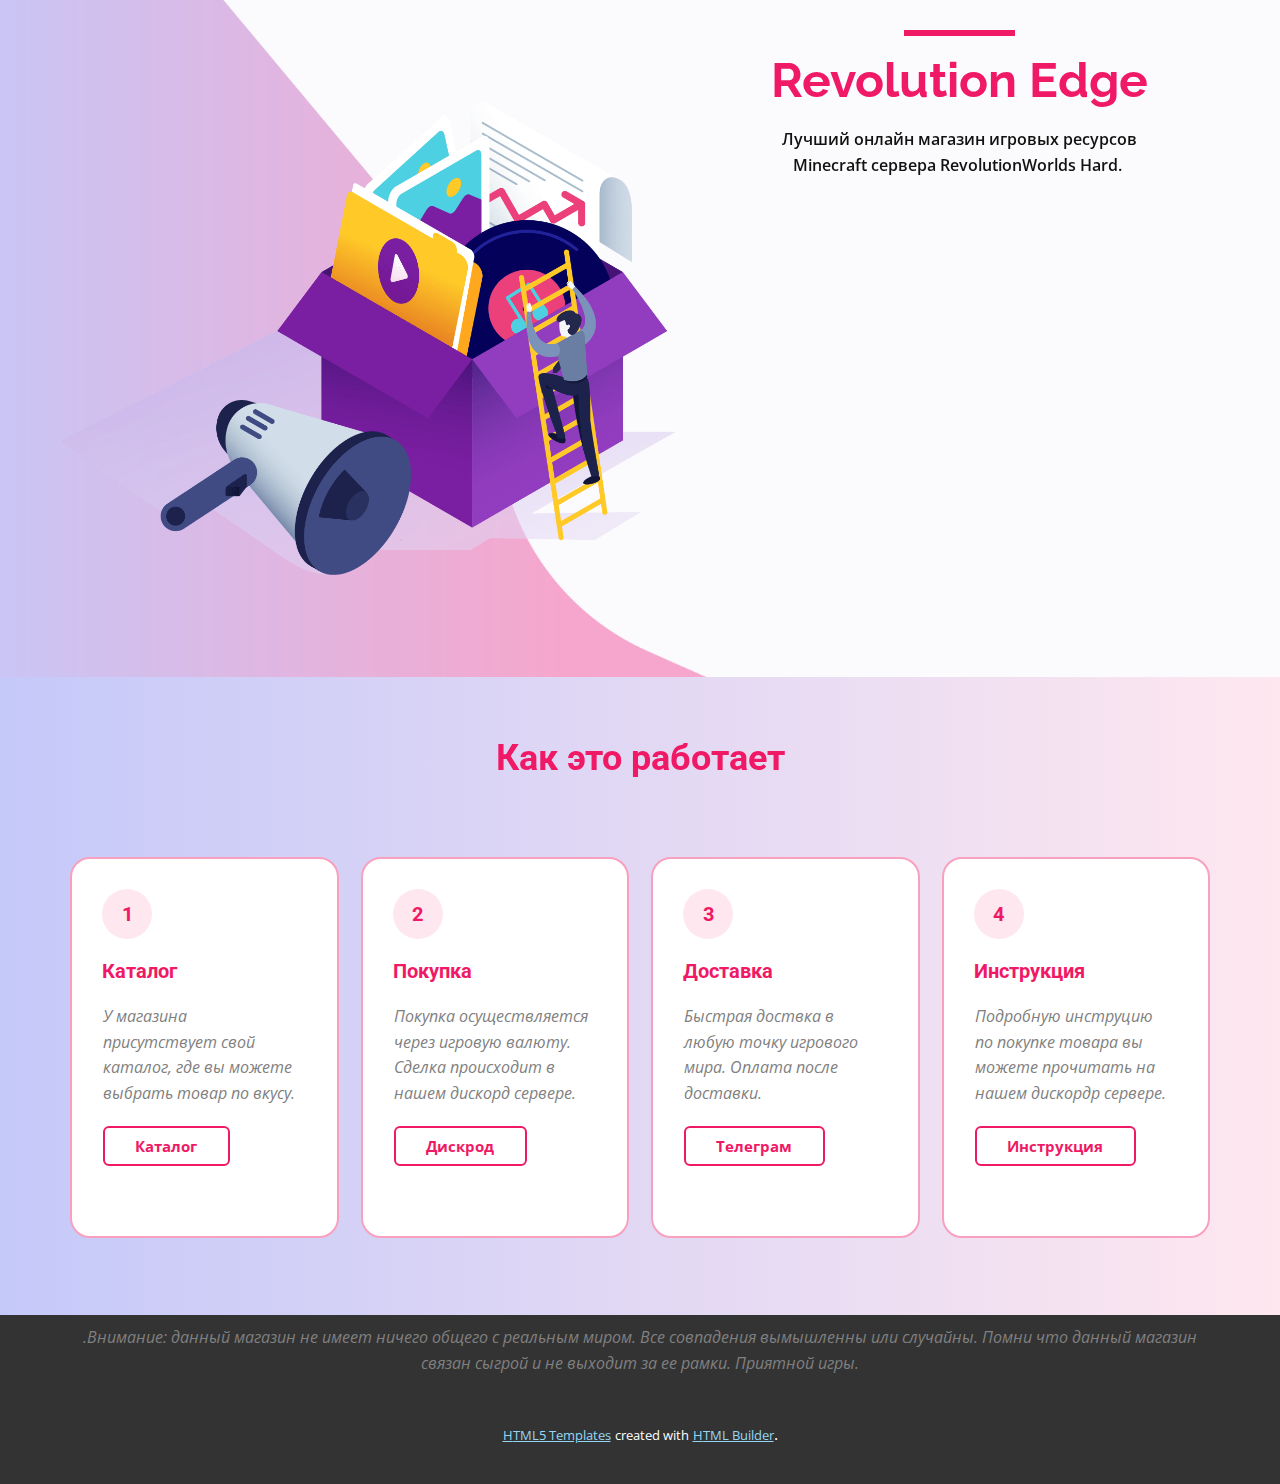
<file: index.html>
<!DOCTYPE html>
<html style="font-size: 16px;">
  <head>
    <meta name="viewport" content="width=device-width, initial-scale=1.0">
    <meta charset="utf-8">
    <meta name="keywords" content="Design Studio, What we Do, Our Features &amp; Services, ​We turn your design into a live Webflow project.">
    <meta name="description" content="">
    <meta name="page_type" content="np-template-header-footer-from-plugin">
    <title>Главная</title>
    <link rel="stylesheet" href="nicepage.css" media="screen">
<link rel="stylesheet" href="Главная.css" media="screen">
    <script class="u-script" type="text/javascript" src="jquery.js" defer=""></script>
    <script class="u-script" type="text/javascript" src="nicepage.js" defer=""></script>
    <meta name="generator" content="Nicepage 3.17.5, nicepage.com">
    <link id="u-theme-google-font" rel="stylesheet" href="https://fonts.googleapis.com/css?family=Roboto:100,100i,300,300i,400,400i,500,500i,700,700i,900,900i|Open+Sans:300,300i,400,400i,600,600i,700,700i,800,800i">
    <link id="u-page-google-font" rel="stylesheet" href="https://fonts.googleapis.com/css?family=Raleway:100,100i,200,200i,300,300i,400,400i,500,500i,600,600i,700,700i,800,800i,900,900i">
    
    
    
    <script type="application/ld+json">{
		"@context": "http://schema.org",
		"@type": "Organization",
		"name": ""
}</script>
    <meta property="og:title" content="Главная">
    <meta property="og:type" content="website">
    <meta name="theme-color" content="#029fe7">
  </head>
  <body data-home-page="Главная.html" data-home-page-title="Главная" class="u-body u-xl-mode"> 
    <section class="u-clearfix u-image u-valign-middle-lg u-valign-middle-md u-valign-middle-xl u-section-1" id="carousel_adc7" data-image-width="1980" data-image-height="1200">
      <div class="u-clearfix u-layout-wrap u-layout-wrap-1">
        <div class="u-layout">
          <div class="u-layout-row">
            <div class="u-align-right u-container-style u-image u-layout-cell u-size-35-lg u-size-35-xl u-size-60-md u-size-60-sm u-size-60-xs u-image-1" data-image-width="1022" data-image-height="904" data-animation-name="fadeIn" data-animation-duration="2000" data-animation-delay="0" data-animation-direction="">
              <div class="u-container-layout u-valign-middle-lg u-valign-middle-xl u-container-layout-1">
                <img class="u-expanded-width-sm u-expanded-width-xs u-image u-image-contain u-image-default u-image-2" src="images/Untitled-2-min.png" alt="" data-image-width="1197" data-image-height="916">
              </div>
            </div>
            <div class="u-align-left u-container-style u-layout-cell u-shape-rectangle u-size-25-lg u-size-25-xl u-size-60-md u-size-60-sm u-size-60-xs u-layout-cell-2" data-animation-name="bounceIn" data-animation-duration="1000" data-animation-delay="0" data-animation-direction="">
              <div class="u-container-layout u-valign-top u-container-layout-2">
                <div class="u-align-center u-border-6 u-border-palette-2-base u-line u-line-horizontal u-line-1"></div>
                <h1 class="u-align-center u-custom-font u-font-raleway u-text u-text-palette-2-base u-title u-text-1">Revolution Edge </h1>
                <p class="u-align-center u-text u-text-2">Лучший онлайн магазин игровых ресурсов Minecraft сервера RevolutionWorlds Hard.&nbsp;</p>
              </div>
            </div>
          </div>
        </div>
      </div>
    </section>
    <section class="u-align-center u-clearfix u-gradient u-section-2" id="sec-03b8">
      <div class="u-clearfix u-sheet u-sheet-1">
        <h3 class="u-text u-text-default u-text-palette-2-base u-text-1" data-animation-name="jackInTheBox" data-animation-duration="1000" data-animation-delay="0" data-animation-direction=""> Как это работает</h3>
        <div class="u-expanded-width u-list u-list-1">
          <div class="u-repeater u-repeater-1">
            <div class="u-align-left u-border-2 u-border-palette-2-light-2 u-container-style u-list-item u-radius-20 u-repeater-item u-shape-round u-white u-list-item-1">
              <div class="u-container-layout u-similar-container u-valign-top u-container-layout-1">
                <div class="u-align-center u-container-style u-group u-palette-2-light-3 u-radius-50 u-shape-round u-group-1">
                  <div class="u-container-layout u-valign-middle">
                    <h6 class="u-text u-text-palette-2-base u-text-2">1</h6>
                  </div>
                </div>
                <h5 class="u-text u-text-palette-2-base u-text-3"> Каталог</h5>
                <p class="u-text u-text-grey-50 u-text-4">У магазина присутствует свой каталог, где вы можете выбрать товар по вкусу.</p>
                <a href="https://docs.google.com/document/d/1Wg3KjlmrVylRrJvnwmA0RPuMXeNY4WXHmtFabA-zIUs/edit" class="u-border-2 u-border-palette-2-base u-btn u-btn-round u-button-style u-hover-palette-2-base u-none u-radius-6 u-text-hover-white u-btn-1">Каталог</a>
              </div>
            </div>
            <div class="u-align-left u-border-2 u-border-palette-2-light-2 u-container-style u-list-item u-radius-20 u-repeater-item u-shape-round u-video-cover u-white u-list-item-2">
              <div class="u-container-layout u-similar-container u-valign-top u-container-layout-3">
                <div class="u-align-center u-container-style u-group u-palette-2-light-3 u-radius-50 u-shape-round u-group-2">
                  <div class="u-container-layout u-valign-middle">
                    <h6 class="u-text u-text-default u-text-palette-2-base u-text-5">2</h6>
                  </div>
                </div>
                <h5 class="u-text u-text-palette-2-base u-text-6"> Покупка</h5>
                <p class="u-text u-text-grey-50 u-text-7">Покупка осуществляется через игровую валюту.<br>Сделка происходит в нашем дискорд сервере.
                </p>
                <a href="https://discord.gg/Zj2AfRGe7r" class="u-border-2 u-border-palette-2-base u-btn u-btn-round u-button-style u-hover-palette-2-base u-none u-radius-6 u-text-hover-white u-btn-2">Дискрод</a>
              </div>
            </div>
            <div class="u-align-left u-border-2 u-border-palette-2-light-2 u-container-style u-list-item u-radius-20 u-repeater-item u-shape-round u-video-cover u-white u-list-item-3">
              <div class="u-container-layout u-similar-container u-valign-top u-container-layout-5">
                <div class="u-align-center u-container-style u-group u-palette-2-light-3 u-radius-50 u-shape-round u-group-3">
                  <div class="u-container-layout u-valign-middle">
                    <h6 class="u-text u-text-default u-text-palette-2-base u-text-8">3</h6>
                  </div>
                </div>
                <h5 class="u-text u-text-palette-2-base u-text-9"> Доставка</h5>
                <p class="u-text u-text-grey-50 u-text-10">Быстрая доствка в любую точку игрового мира. Оплата после доставки.</p>
                <a href="https://t.me/+-bqpvZV08FI1YWUy" class="u-border-2 u-border-palette-2-base u-btn u-btn-round u-button-style u-hover-palette-2-base u-none u-radius-6 u-text-hover-white u-btn-3">Телеграм</a>
              </div>
            </div>
            <div class="u-align-left u-border-2 u-border-palette-2-light-2 u-container-style u-list-item u-radius-20 u-repeater-item u-shape-round u-video-cover u-white u-list-item-4">
              <div class="u-container-layout u-similar-container u-valign-top u-container-layout-7">
                <div class="u-align-center u-container-style u-group u-palette-2-light-3 u-radius-50 u-shape-round u-group-4">
                  <div class="u-container-layout u-valign-middle">
                    <h6 class="u-text u-text-default u-text-palette-2-base u-text-11">4</h6>
                  </div>
                </div>
                <h5 class="u-text u-text-palette-2-base u-text-12">Инструкция</h5>
                <p class="u-text u-text-grey-50 u-text-13">Подробную инструцию по покупке товара вы можете прочитать на нашем дискордр сервере.</p>
                <a href="https://docs.google.com/document/d/1u3v_TQaDiDT1XOmL-hh_ng7wpivVsSjJJm0boHtDraA/edit?usp=sharing" class="u-border-2 u-border-palette-2-base u-btn u-btn-round u-button-style u-hover-palette-2-base u-none u-radius-6 u-text-hover-white u-btn-4">Инструкция</a>
              </div>
            </div>
          </div>
        </div>
      </div>
    </section>
    
    
    <footer class="u-align-left u-clearfix u-footer u-grey-80 u-footer" id="sec-410c"><div class="u-clearfix u-sheet u-sheet-1">
        <p class="u-align-center u-text u-text-grey-50 u-text-1">.Внимание: данный магазин не имеет ничего общего с реальным миром. Все совпадения&nbsp;вымышленны или случайны. Помни что данный магазин связан сыгрой и не выходит за ее рамки. Приятной игры.</p>
      </div></footer>
    <section class="u-backlink u-clearfix u-grey-80">
      <a class="u-link" href="https://nicepage.com/html5-template" target="_blank">
        <span>HTML5 Templates</span>
      </a>
      <p class="u-text">
        <span>created with</span>
      </p>
      <a class="u-link" href="https://nicepage.com/html-website-builder" target="_blank">
        <span>HTML Builder</span>
      </a>. 
    </section>
  </body>
</html>
</file>
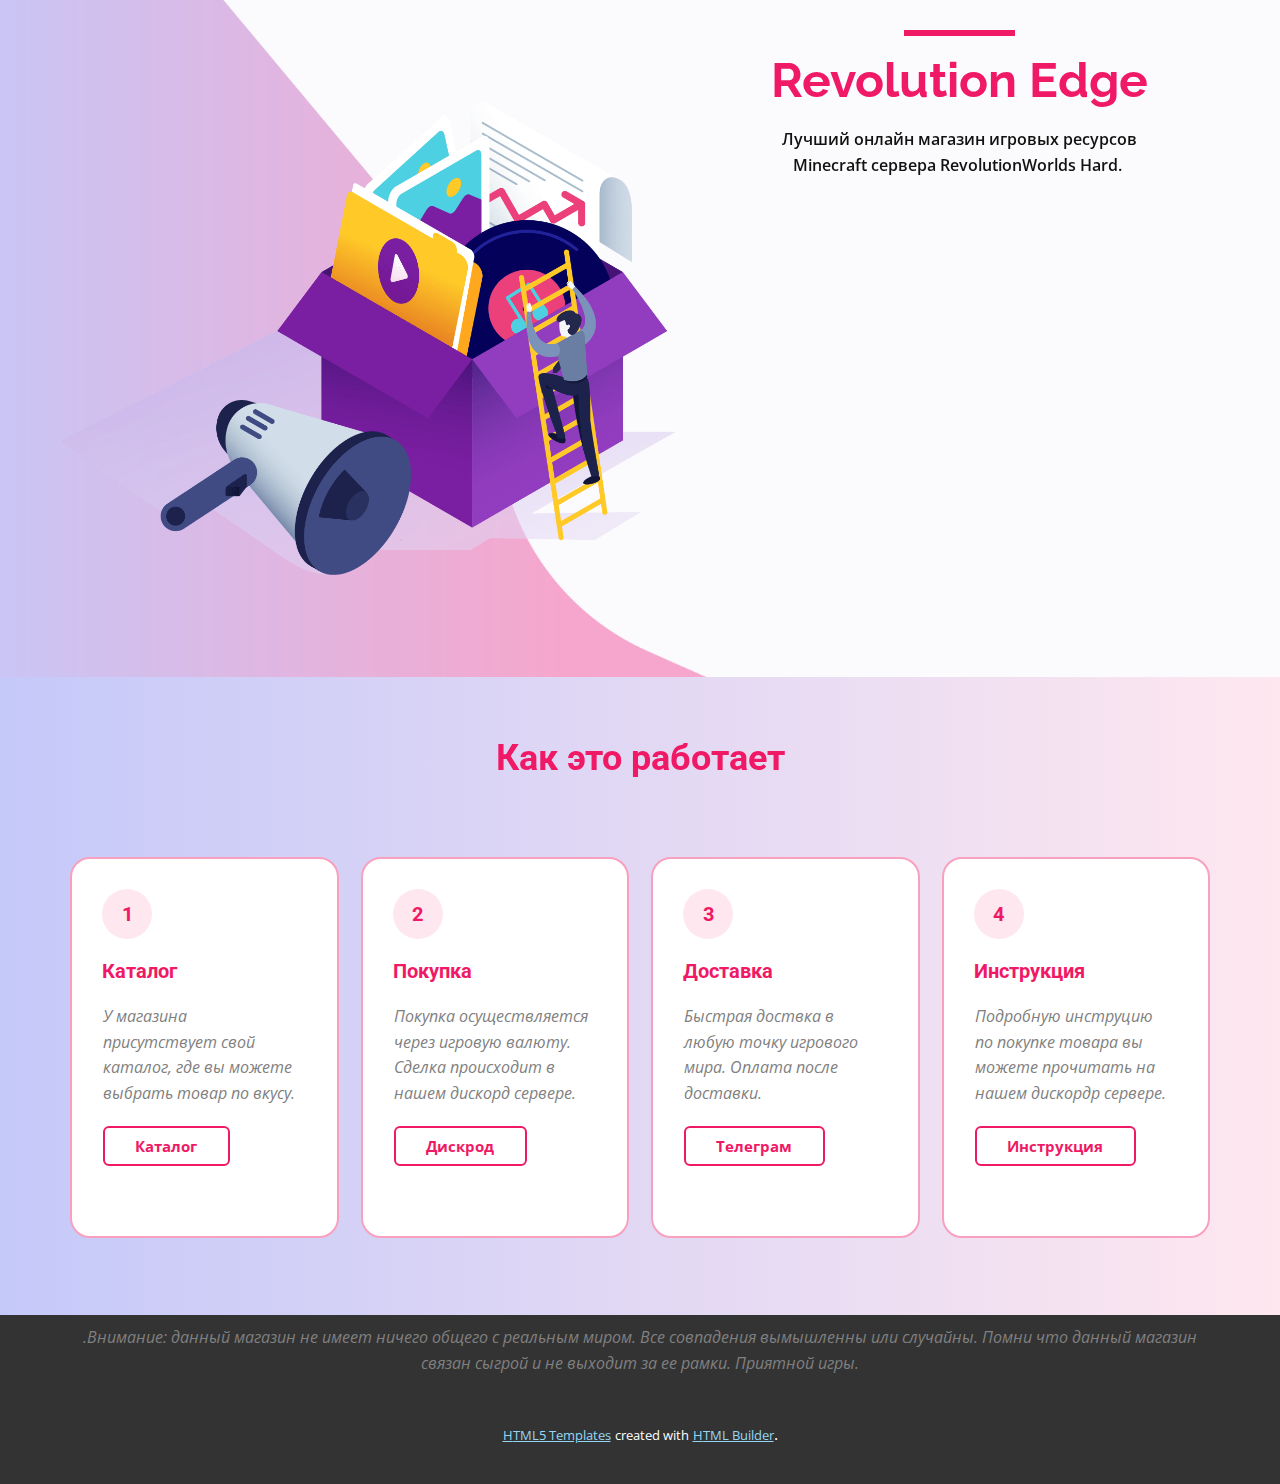
<file: Главная.html>
<!DOCTYPE html>
<html style="font-size: 16px;">
  <head>
    <meta name="viewport" content="width=device-width, initial-scale=1.0">
    <meta charset="utf-8">
    <meta name="keywords" content="Design Studio, What we Do, Our Features &amp; Services, ​We turn your design into a live Webflow project.">
    <meta name="description" content="">
    <meta name="page_type" content="np-template-header-footer-from-plugin">
    <title>Главная</title>
    <link rel="stylesheet" href="nicepage.css" media="screen">
<link rel="stylesheet" href="Главная.css" media="screen">
    <script class="u-script" type="text/javascript" src="jquery.js" defer=""></script>
    <script class="u-script" type="text/javascript" src="nicepage.js" defer=""></script>
    <meta name="generator" content="Nicepage 3.17.5, nicepage.com">
    <link id="u-theme-google-font" rel="stylesheet" href="https://fonts.googleapis.com/css?family=Roboto:100,100i,300,300i,400,400i,500,500i,700,700i,900,900i|Open+Sans:300,300i,400,400i,600,600i,700,700i,800,800i">
    <link id="u-page-google-font" rel="stylesheet" href="https://fonts.googleapis.com/css?family=Raleway:100,100i,200,200i,300,300i,400,400i,500,500i,600,600i,700,700i,800,800i,900,900i">
    
    
    
    <script type="application/ld+json">{
		"@context": "http://schema.org",
		"@type": "Organization",
		"name": ""
}</script>
    <meta property="og:title" content="Главная">
    <meta property="og:type" content="website">
    <meta name="theme-color" content="#029fe7">
  </head>
  <body class="u-body u-xl-mode"> 
    <section class="u-clearfix u-image u-valign-middle-lg u-valign-middle-md u-valign-middle-xl u-section-1" id="carousel_adc7" data-image-width="1980" data-image-height="1200">
      <div class="u-clearfix u-layout-wrap u-layout-wrap-1">
        <div class="u-layout">
          <div class="u-layout-row">
            <div class="u-align-right u-container-style u-image u-layout-cell u-size-35-lg u-size-35-xl u-size-60-md u-size-60-sm u-size-60-xs u-image-1" data-image-width="1022" data-image-height="904" data-animation-name="fadeIn" data-animation-duration="2000" data-animation-delay="0" data-animation-direction="">
              <div class="u-container-layout u-valign-middle-lg u-valign-middle-xl u-container-layout-1">
                <img class="u-expanded-width-sm u-expanded-width-xs u-image u-image-contain u-image-default u-image-2" src="images/Untitled-2-min.png" alt="" data-image-width="1197" data-image-height="916">
              </div>
            </div>
            <div class="u-align-left u-container-style u-layout-cell u-shape-rectangle u-size-25-lg u-size-25-xl u-size-60-md u-size-60-sm u-size-60-xs u-layout-cell-2" data-animation-name="bounceIn" data-animation-duration="1000" data-animation-delay="0" data-animation-direction="">
              <div class="u-container-layout u-valign-top u-container-layout-2">
                <div class="u-align-center u-border-6 u-border-palette-2-base u-line u-line-horizontal u-line-1"></div>
                <h1 class="u-align-center u-custom-font u-font-raleway u-text u-text-palette-2-base u-title u-text-1">Revolution Edge </h1>
                <p class="u-align-center u-text u-text-2">Лучший онлайн магазин игровых ресурсов Minecraft сервера RevolutionWorlds Hard.&nbsp;</p>
              </div>
            </div>
          </div>
        </div>
      </div>
    </section>
    <section class="u-align-center u-clearfix u-gradient u-section-2" id="sec-03b8">
      <div class="u-clearfix u-sheet u-sheet-1">
        <h3 class="u-text u-text-default u-text-palette-2-base u-text-1" data-animation-name="jackInTheBox" data-animation-duration="1000" data-animation-delay="0" data-animation-direction=""> Как это работает</h3>
        <div class="u-expanded-width u-list u-list-1">
          <div class="u-repeater u-repeater-1">
            <div class="u-align-left u-border-2 u-border-palette-2-light-2 u-container-style u-list-item u-radius-20 u-repeater-item u-shape-round u-white u-list-item-1">
              <div class="u-container-layout u-similar-container u-valign-top u-container-layout-1">
                <div class="u-align-center u-container-style u-group u-palette-2-light-3 u-radius-50 u-shape-round u-group-1">
                  <div class="u-container-layout u-valign-middle">
                    <h6 class="u-text u-text-palette-2-base u-text-2">1</h6>
                  </div>
                </div>
                <h5 class="u-text u-text-palette-2-base u-text-3"> Каталог</h5>
                <p class="u-text u-text-grey-50 u-text-4">У магазина присутствует свой каталог, где вы можете выбрать товар по вкусу.</p>
                <a href="https://docs.google.com/document/d/1Wg3KjlmrVylRrJvnwmA0RPuMXeNY4WXHmtFabA-zIUs/edit" class="u-border-2 u-border-palette-2-base u-btn u-btn-round u-button-style u-hover-palette-2-base u-none u-radius-6 u-text-hover-white u-btn-1">Каталог</a>
              </div>
            </div>
            <div class="u-align-left u-border-2 u-border-palette-2-light-2 u-container-style u-list-item u-radius-20 u-repeater-item u-shape-round u-video-cover u-white u-list-item-2">
              <div class="u-container-layout u-similar-container u-valign-top u-container-layout-3">
                <div class="u-align-center u-container-style u-group u-palette-2-light-3 u-radius-50 u-shape-round u-group-2">
                  <div class="u-container-layout u-valign-middle">
                    <h6 class="u-text u-text-default u-text-palette-2-base u-text-5">2</h6>
                  </div>
                </div>
                <h5 class="u-text u-text-palette-2-base u-text-6"> Покупка</h5>
                <p class="u-text u-text-grey-50 u-text-7">Покупка осуществляется через игровую валюту.<br>Сделка происходит в нашем дискорд сервере.
                </p>
                <a href="https://discord.gg/Zj2AfRGe7r" class="u-border-2 u-border-palette-2-base u-btn u-btn-round u-button-style u-hover-palette-2-base u-none u-radius-6 u-text-hover-white u-btn-2">Дискрод</a>
              </div>
            </div>
            <div class="u-align-left u-border-2 u-border-palette-2-light-2 u-container-style u-list-item u-radius-20 u-repeater-item u-shape-round u-video-cover u-white u-list-item-3">
              <div class="u-container-layout u-similar-container u-valign-top u-container-layout-5">
                <div class="u-align-center u-container-style u-group u-palette-2-light-3 u-radius-50 u-shape-round u-group-3">
                  <div class="u-container-layout u-valign-middle">
                    <h6 class="u-text u-text-default u-text-palette-2-base u-text-8">3</h6>
                  </div>
                </div>
                <h5 class="u-text u-text-palette-2-base u-text-9"> Доставка</h5>
                <p class="u-text u-text-grey-50 u-text-10">Быстрая доствка в любую точку игрового мира. Оплата после доставки.</p>
                <a href="https://t.me/+-bqpvZV08FI1YWUy" class="u-border-2 u-border-palette-2-base u-btn u-btn-round u-button-style u-hover-palette-2-base u-none u-radius-6 u-text-hover-white u-btn-3">Телеграм</a>
              </div>
            </div>
            <div class="u-align-left u-border-2 u-border-palette-2-light-2 u-container-style u-list-item u-radius-20 u-repeater-item u-shape-round u-video-cover u-white u-list-item-4">
              <div class="u-container-layout u-similar-container u-valign-top u-container-layout-7">
                <div class="u-align-center u-container-style u-group u-palette-2-light-3 u-radius-50 u-shape-round u-group-4">
                  <div class="u-container-layout u-valign-middle">
                    <h6 class="u-text u-text-default u-text-palette-2-base u-text-11">4</h6>
                  </div>
                </div>
                <h5 class="u-text u-text-palette-2-base u-text-12">Инструкция</h5>
                <p class="u-text u-text-grey-50 u-text-13">Подробную инструцию по покупке товара вы можете прочитать на нашем дискордр сервере.</p>
                <a href="https://docs.google.com/document/d/1u3v_TQaDiDT1XOmL-hh_ng7wpivVsSjJJm0boHtDraA/edit?usp=sharing" class="u-border-2 u-border-palette-2-base u-btn u-btn-round u-button-style u-hover-palette-2-base u-none u-radius-6 u-text-hover-white u-btn-4">Инструкция</a>
              </div>
            </div>
          </div>
        </div>
      </div>
    </section>
    
    
    <footer class="u-align-left u-clearfix u-footer u-grey-80 u-footer" id="sec-410c"><div class="u-clearfix u-sheet u-sheet-1">
        <p class="u-align-center u-text u-text-grey-50 u-text-1">.Внимание: данный магазин не имеет ничего общего с реальным миром. Все совпадения&nbsp;вымышленны или случайны. Помни что данный магазин связан сыгрой и не выходит за ее рамки. Приятной игры.</p>
      </div></footer>
    <section class="u-backlink u-clearfix u-grey-80">
      <a class="u-link" href="https://nicepage.com/html5-template" target="_blank">
        <span>HTML5 Templates</span>
      </a>
      <p class="u-text">
        <span>created with</span>
      </p>
      <a class="u-link" href="https://nicepage.com/html-website-builder" target="_blank">
        <span>HTML Builder</span>
      </a>. 
    </section>
  </body>
</html>
</file>
